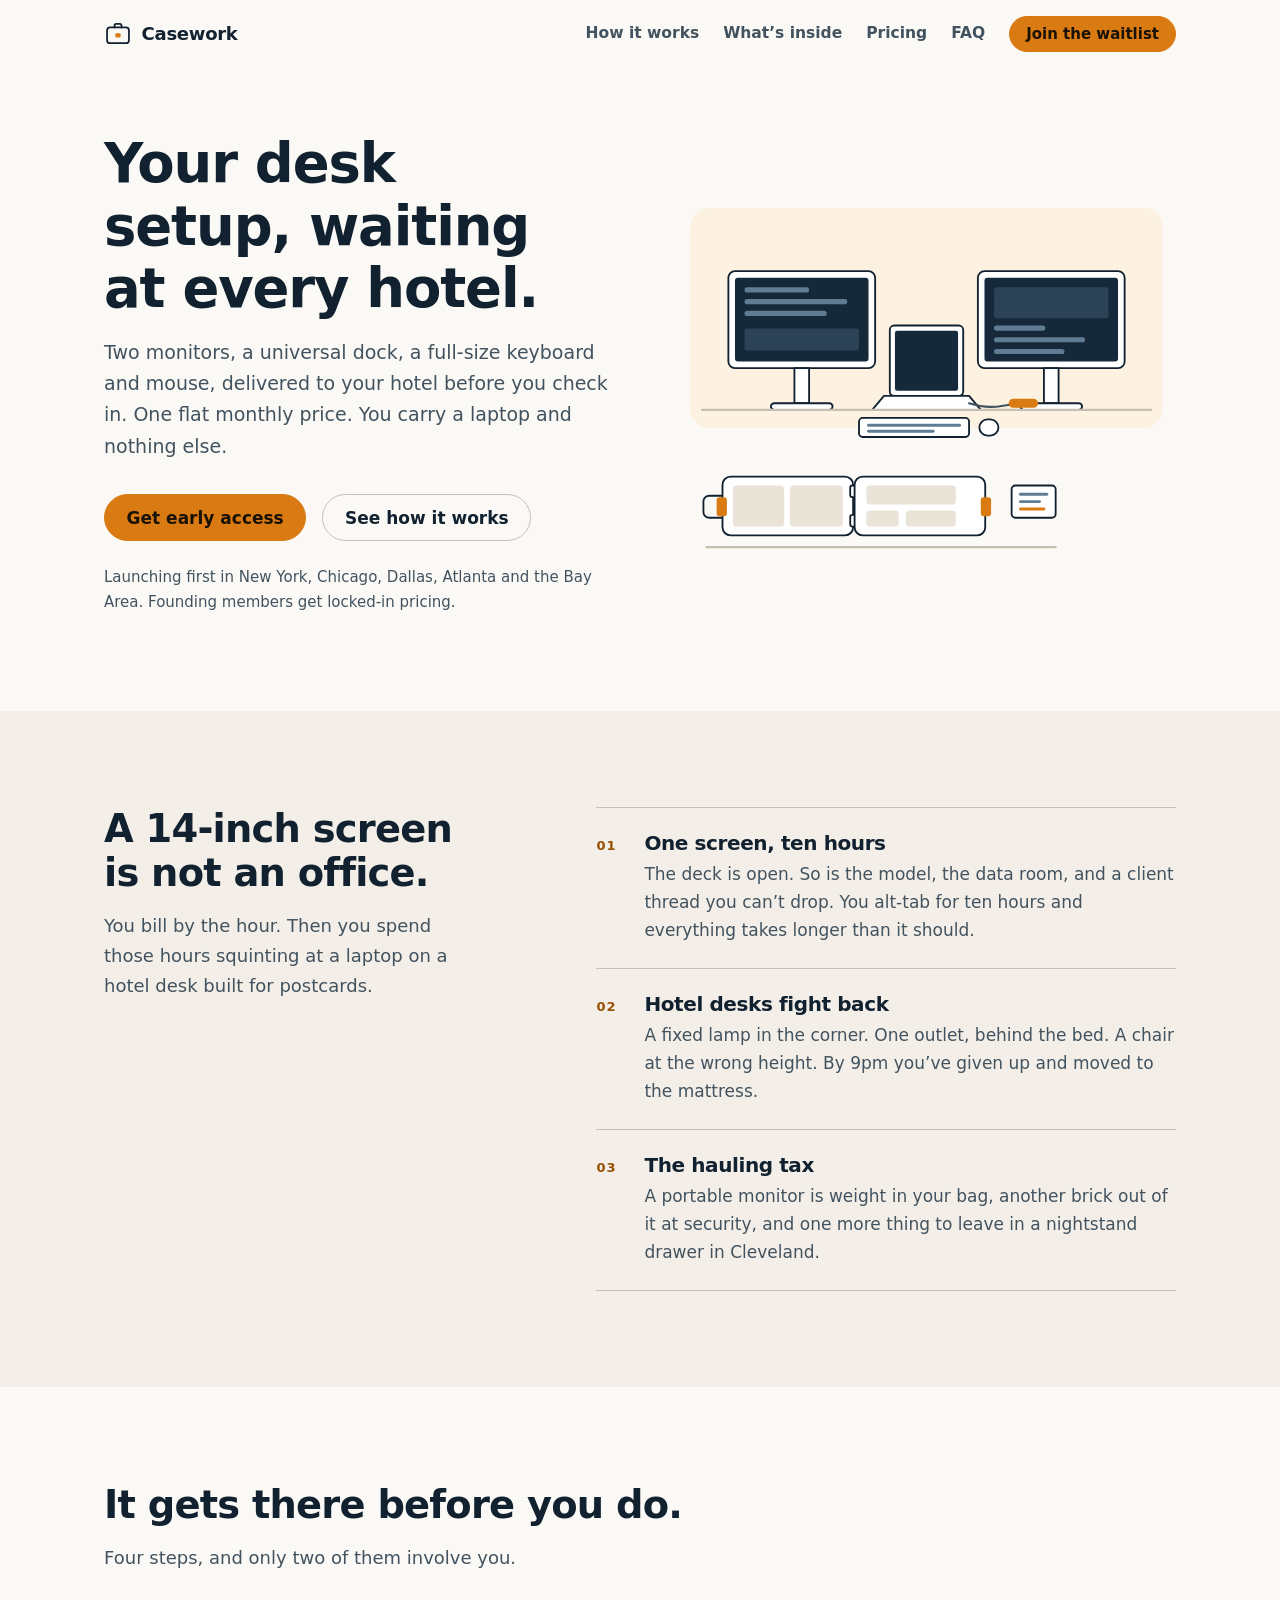
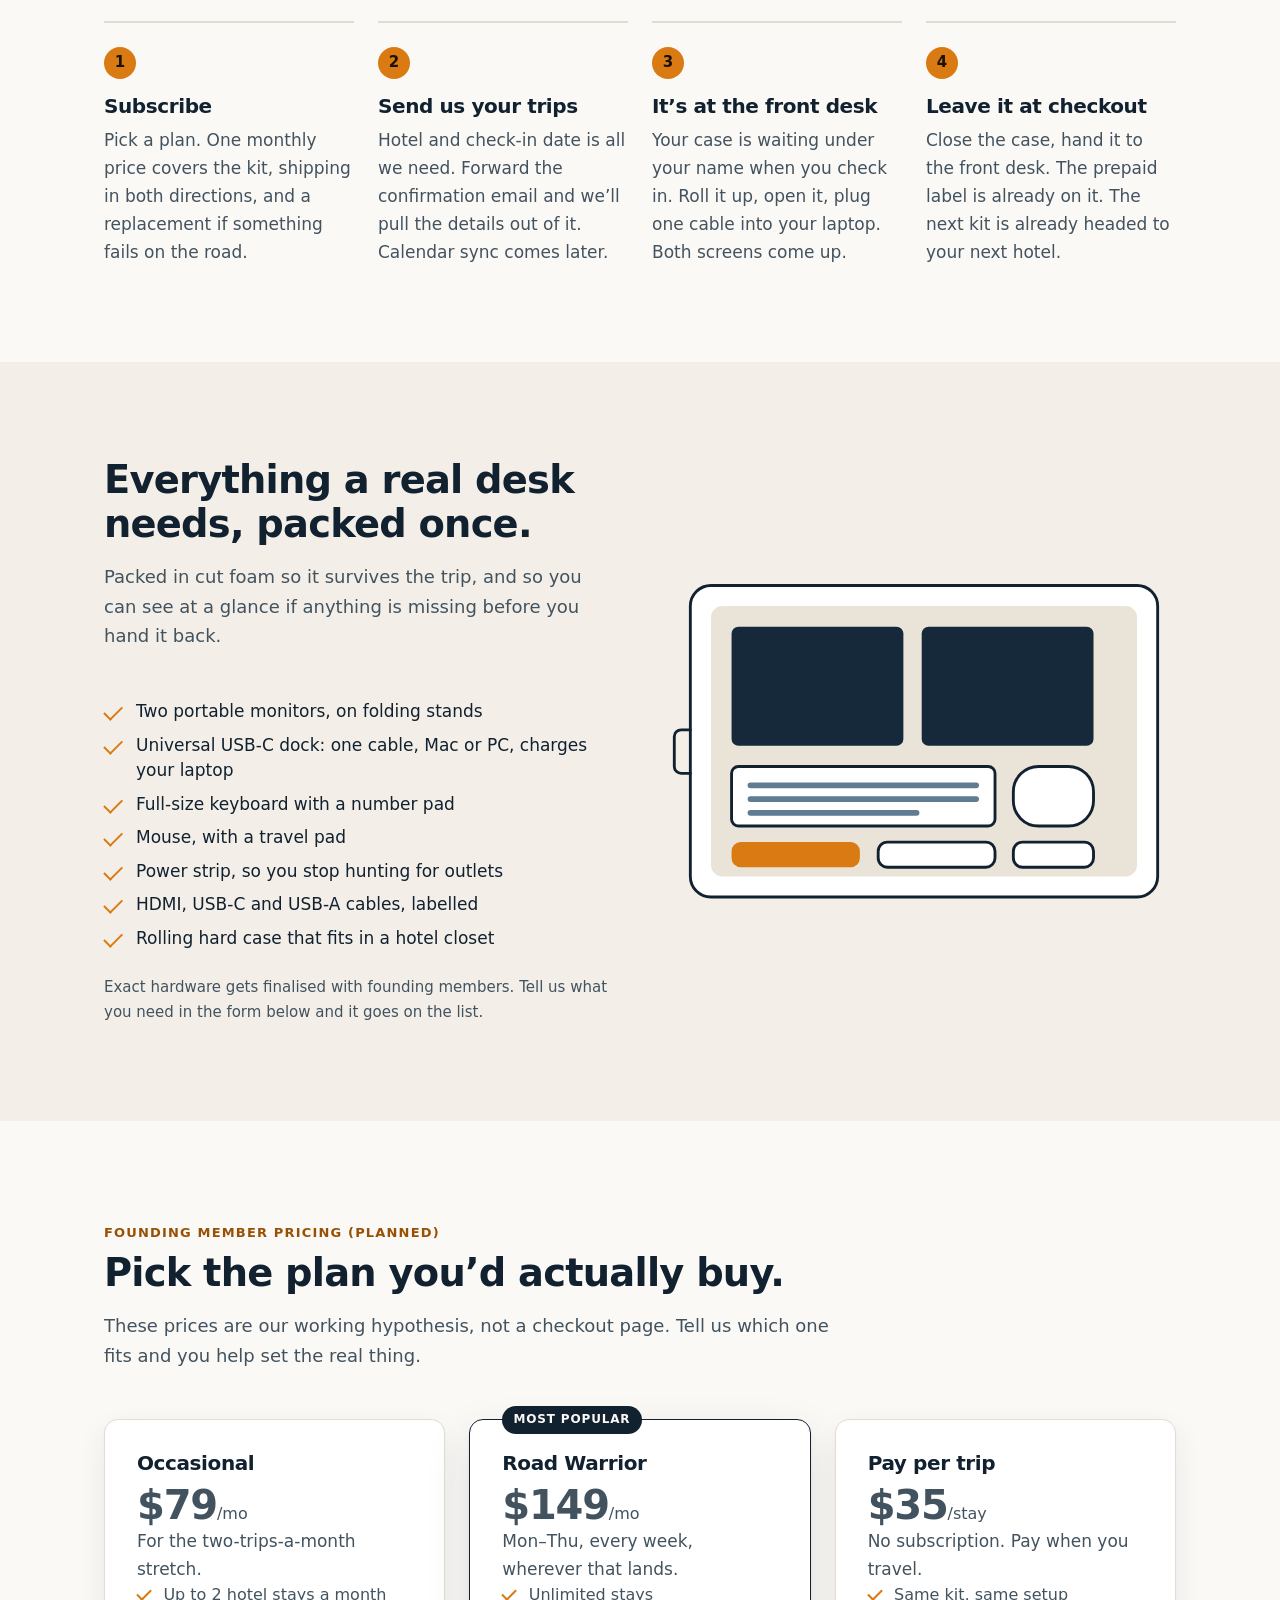
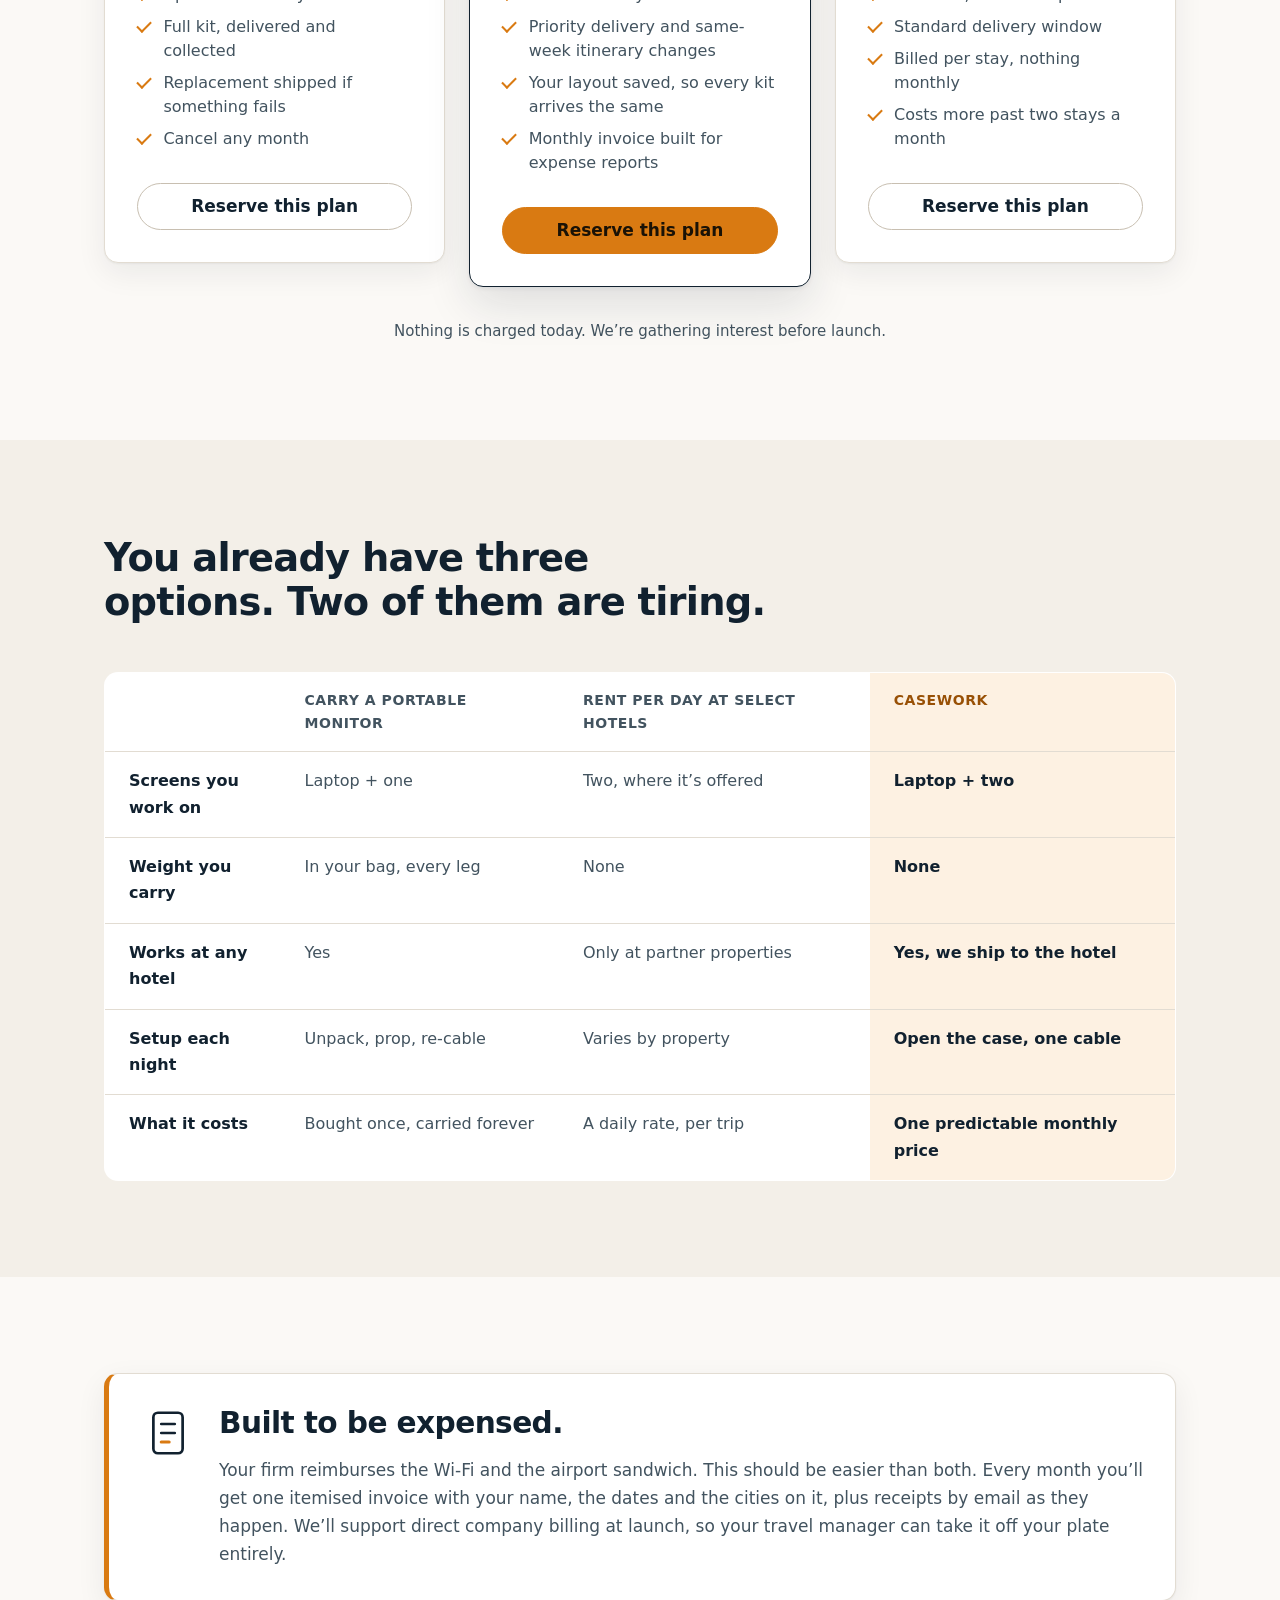
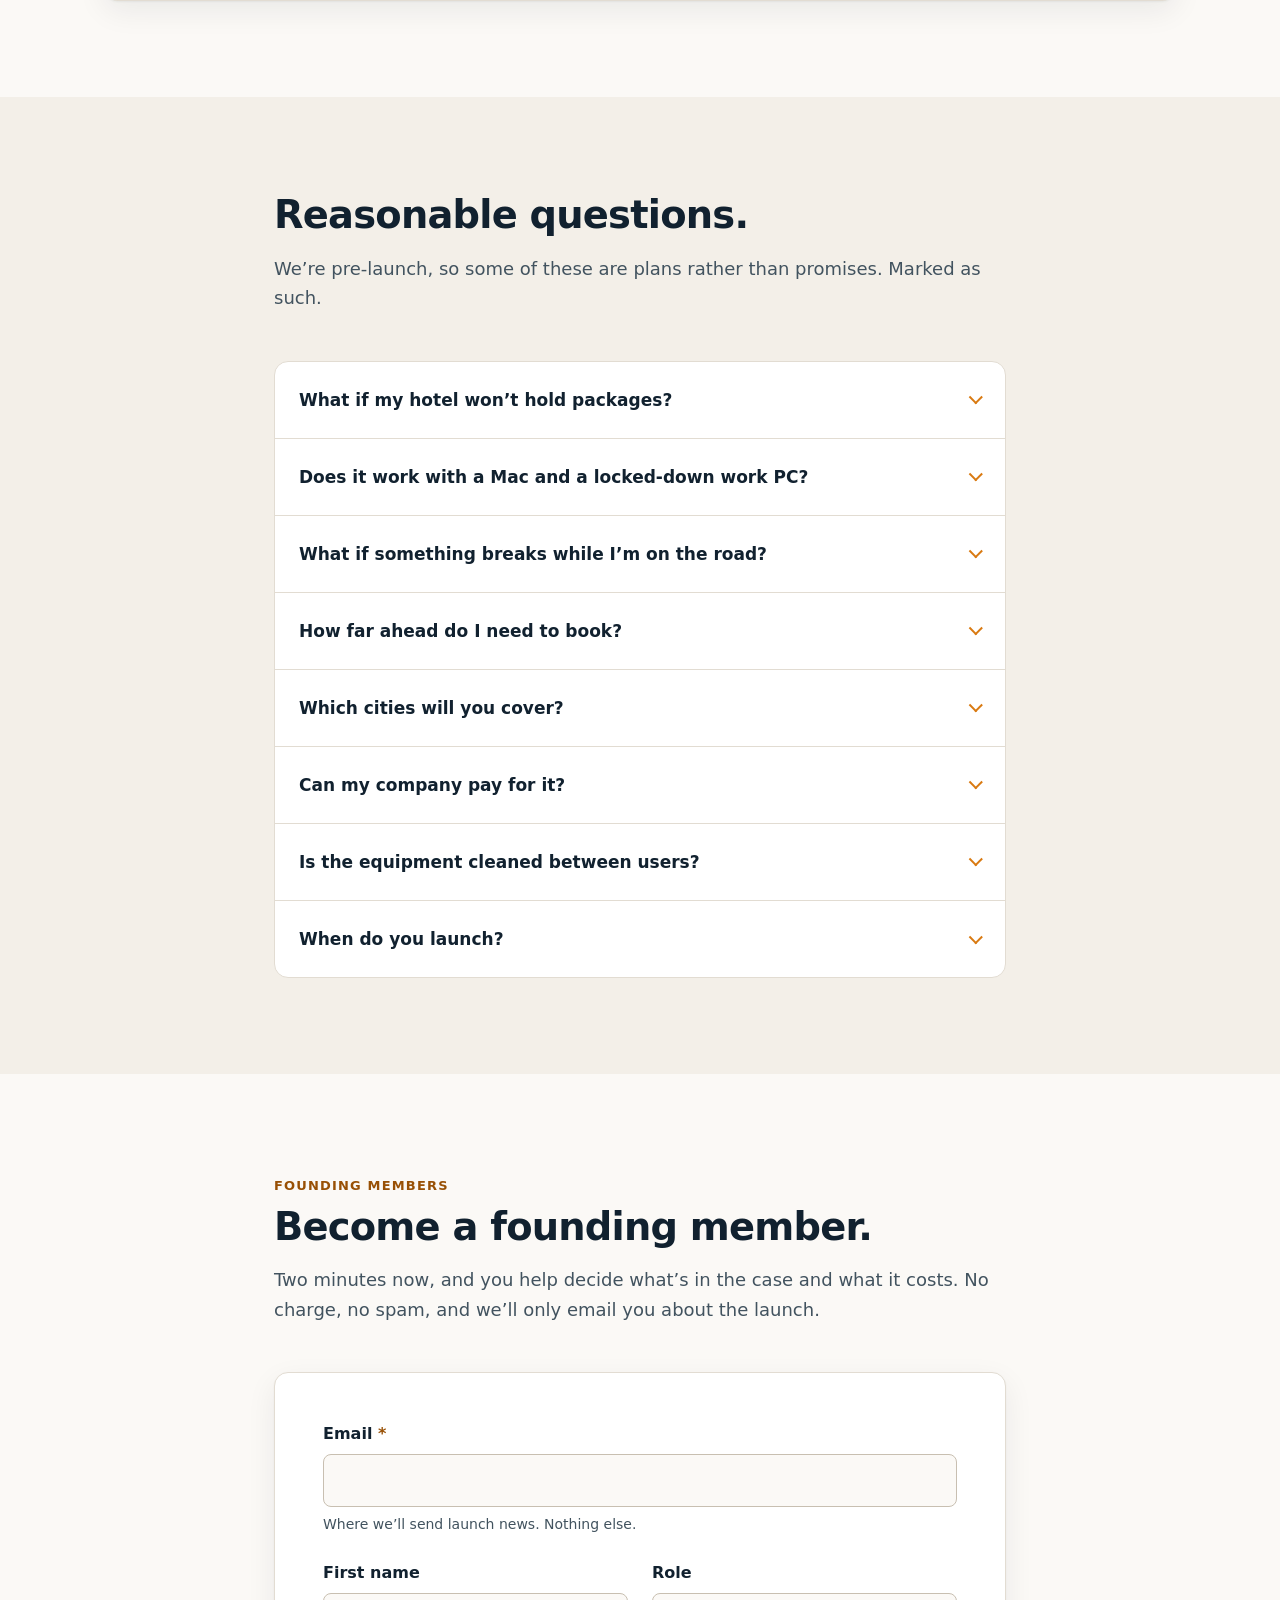
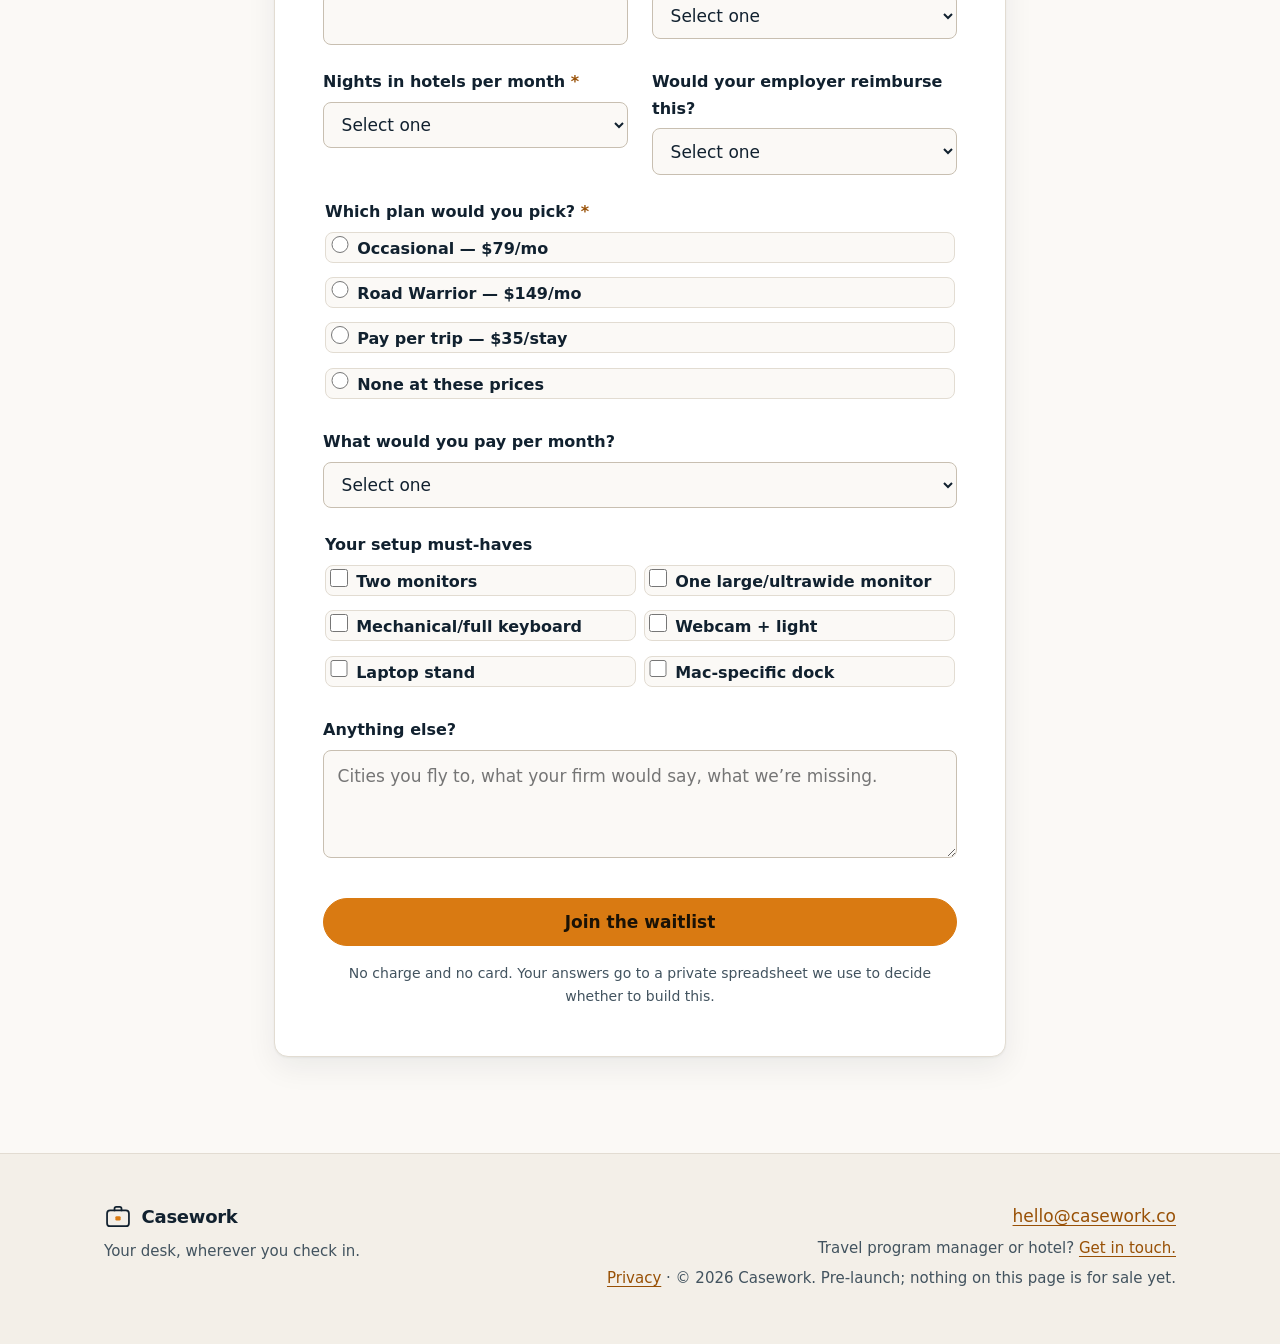
<file: index.html>
<!DOCTYPE html>
<html lang="en">
<head>
<meta charset="utf-8">
<meta name="viewport" content="width=device-width, initial-scale=1">
<title>Casework — Your desk, wherever you check in.</title>
<meta name="description" content="Two monitors, a dock, a full-size keyboard and mouse — shipped to your hotel before you arrive, for one flat monthly price. Nothing to carry, nothing to set up.">

<meta property="og:type" content="website">
<meta property="og:title" content="Casework — Your desk, wherever you check in.">
<meta property="og:description" content="Two monitors, a dock, a full-size keyboard and mouse — shipped to your hotel before you arrive, for one flat monthly price.">
<!-- Absolute URLs: social crawlers do not resolve relative image paths.
     Update these two and og:url if the site moves to a custom domain. -->
<meta property="og:url" content="https://10cdizzle.github.io/MobileWorkstationMockup/">
<meta property="og:image" content="https://10cdizzle.github.io/MobileWorkstationMockup/assets/og-image.png">
<meta property="og:image:width" content="1200">
<meta property="og:image:height" content="630">
<meta property="og:image:alt" content="An open rolling case beside a hotel desk set up with two monitors and a laptop.">
<meta name="twitter:card" content="summary_large_image">
<meta name="twitter:title" content="Casework — Your desk, wherever you check in.">
<meta name="twitter:description" content="Two monitors, a dock, a full-size keyboard and mouse — shipped to your hotel before you arrive, for one flat monthly price.">
<meta name="twitter:image" content="https://10cdizzle.github.io/MobileWorkstationMockup/assets/og-image.png">
<meta name="theme-color" content="#11212f">

<link rel="canonical" href="https://10cdizzle.github.io/MobileWorkstationMockup/">
<link rel="icon" href="assets/favicon.svg" type="image/svg+xml">
<link rel="icon" href="assets/favicon.png" sizes="96x96" type="image/png">
<link rel="apple-touch-icon" href="assets/favicon.png">
<link rel="stylesheet" href="css/styles.css">
<script>document.documentElement.classList.add('js');</script>
</head>
<body>
<a class="skip-link" href="#main">Skip to content</a>

<header class="site-header" id="top">
  <div class="wrap">
    <a class="wordmark" href="#top" aria-label="Casework — home">
      <svg class="mark" viewBox="0 0 32 32" aria-hidden="true" focusable="false">
        <rect x="3.5" y="8.5" width="25" height="18" rx="3.5"
              fill="none" stroke="currentColor" stroke-width="2"/>
        <path d="M12 8.5V6.5a2 2 0 0 1 2-2h4a2 2 0 0 1 2 2v2"
              fill="none" stroke="currentColor" stroke-width="2" stroke-linecap="round"/>
        <rect x="13" y="15" width="6" height="5" rx="1.4" fill="var(--accent)"/>
      </svg>
      <span>Casework</span>
    </a>

    <nav class="nav" aria-label="Primary">
      <a href="#how-it-works">How it works</a>
      <a href="#whats-inside">What&rsquo;s inside</a>
      <a href="#pricing">Pricing</a>
      <a href="#faq">FAQ</a>
    </nav>

    <a class="btn btn-accent btn-sm header-cta" href="#waitlist">Join the waitlist</a>

    <details class="menu">
      <summary aria-label="Menu">
        <span class="menu-bars" aria-hidden="true"></span>
      </summary>
      <div class="menu-panel">
        <a href="#how-it-works">How it works</a>
        <a href="#whats-inside">What&rsquo;s inside</a>
        <a href="#pricing">Pricing</a>
        <a href="#faq">FAQ</a>
      </div>
    </details>
  </div>
</header>

<main id="main">

  <!-- ================================================================ hero -->
  <section class="hero" aria-labelledby="hero-title">
    <div class="wrap hero-grid">
      <div>
        <h1 id="hero-title">Your desk setup, waiting at every hotel.</h1>
        <p class="lede">
          Two monitors, a universal dock, a full-size keyboard and mouse, delivered to
          your hotel before you check in. One flat monthly price. You carry a laptop and
          nothing else.
        </p>
        <div class="hero-actions">
          <a class="btn btn-accent" href="#waitlist">Get early access</a>
          <a class="btn btn-ghost" href="#how-it-works">See how it works</a>
        </div>
        <p class="trust-line">
          Launching first in New York, Chicago, Dallas, Atlanta and the Bay Area.
          Founding members get locked-in pricing.
        </p>
      </div>

      <div class="hero-art">
        <svg viewBox="0 0 680 504" class="illo" role="img" aria-labelledby="hero-art-title">
          <title id="hero-art-title">A hotel desk set up with two monitors flanking a laptop, beside an open rolling hard case on the floor.</title>

          <rect x="18" y="26" width="644" height="300" rx="26" class="il-wash"/>

          <!-- left monitor -->
          <rect x="70" y="112" width="200" height="132" rx="9" class="il-panel"/>
          <rect x="79" y="121" width="182" height="114" rx="4" class="il-screen"/>
          <rect x="92" y="134" width="88" height="7" rx="3.5" class="il-pixel"/>
          <rect x="92" y="150" width="140" height="7" rx="3.5" class="il-pixel"/>
          <rect x="92" y="166" width="112" height="7" rx="3.5" class="il-pixel"/>
          <rect x="92" y="190" width="156" height="30" rx="4" class="il-pixel-soft"/>
          <rect x="160" y="244" width="20" height="48" class="il-panel"/>
          <rect x="128" y="292" width="84" height="9" rx="4.5" class="il-panel"/>

          <!-- right monitor -->
          <rect x="410" y="112" width="200" height="132" rx="9" class="il-panel"/>
          <rect x="419" y="121" width="182" height="114" rx="4" class="il-screen"/>
          <rect x="432" y="134" width="156" height="42" rx="4" class="il-pixel-soft"/>
          <rect x="432" y="186" width="70" height="7" rx="3.5" class="il-pixel"/>
          <rect x="432" y="202" width="124" height="7" rx="3.5" class="il-pixel"/>
          <rect x="432" y="218" width="96" height="7" rx="3.5" class="il-pixel"/>
          <rect x="500" y="244" width="20" height="48" class="il-panel"/>
          <rect x="468" y="292" width="84" height="9" rx="4.5" class="il-panel"/>

          <!-- laptop, centre -->
          <rect x="290" y="186" width="100" height="96" rx="6" class="il-panel"/>
          <rect x="297" y="193" width="86" height="82" rx="3" class="il-screen"/>
          <path d="M282 282h116l16 19H266z" class="il-panel"/>

          <!-- one cable to the dock -->
          <path d="M398 292c34 10 44 2 58 2" class="il-cable"/>
          <rect x="452" y="286" width="40" height="12" rx="6" class="il-accent-fill"/>

          <!-- desk -->
          <path d="M34 301h612" class="il-desk"/>

          <!-- keyboard + mouse -->
          <rect x="248" y="312" width="150" height="26" rx="5" class="il-panel"/>
          <rect x="259" y="320" width="128" height="4" rx="2" class="il-pixel"/>
          <rect x="259" y="328" width="92" height="4" rx="2" class="il-pixel"/>
          <rect x="412" y="314" width="26" height="22" rx="11" class="il-panel"/>

          <!-- rolling case, lying open on the floor -->
          <path d="M62 418h-18a8 8 0 0 0-8 8v14a8 8 0 0 0 8 8h18" class="il-outline"/>
          <rect x="62" y="392" width="178" height="80" rx="11" class="il-case"/>
          <rect x="76" y="404" width="70" height="56" rx="5" class="il-foam"/>
          <rect x="154" y="404" width="72" height="56" rx="5" class="il-foam"/>
          <rect x="236" y="404" width="10" height="16" rx="3" class="il-panel"/>
          <rect x="236" y="444" width="10" height="16" rx="3" class="il-panel"/>
          <rect x="242" y="392" width="178" height="80" rx="11" class="il-case"/>
          <rect x="258" y="404" width="122" height="26" rx="5" class="il-foam"/>
          <rect x="258" y="438" width="44" height="22" rx="5" class="il-foam"/>
          <rect x="312" y="438" width="68" height="22" rx="5" class="il-foam"/>
          <rect x="54" y="420" width="14" height="26" rx="4" class="il-accent-fill"/>
          <rect x="414" y="420" width="14" height="26" rx="4" class="il-accent-fill"/>

          <!-- prepaid label -->
          <rect x="456" y="404" width="60" height="44" rx="5" class="il-panel"/>
          <rect x="466" y="414" width="40" height="4" rx="2" class="il-pixel"/>
          <rect x="466" y="424" width="30" height="4" rx="2" class="il-pixel"/>
          <rect x="466" y="434" width="36" height="4" rx="2" class="il-accent-fill"/>

          <path d="M40 488h476" class="il-desk"/>
        </svg>
      </div>
    </div>
  </section>

  <!-- ============================================================= problem -->
  <section class="band" aria-labelledby="problem-title">
    <div class="wrap pains-grid">
      <div class="pains-intro">
        <h2 id="problem-title">A 14-inch screen is not an office.</h2>
        <p>
          You bill by the hour. Then you spend those hours squinting at a laptop on a
          hotel desk built for postcards.
        </p>
      </div>

      <ol class="pains reveal">
        <li>
          <h3>One screen, ten hours</h3>
          <p>
            The deck is open. So is the model, the data room, and a client thread you
            can&rsquo;t drop. You alt-tab for ten hours and everything takes longer than
            it should.
          </p>
        </li>
        <li>
          <h3>Hotel desks fight back</h3>
          <p>
            A fixed lamp in the corner. One outlet, behind the bed. A chair at the wrong
            height. By 9pm you&rsquo;ve given up and moved to the mattress.
          </p>
        </li>
        <li>
          <h3>The hauling tax</h3>
          <p>
            A portable monitor is weight in your bag, another brick out of it at security,
            and one more thing to leave in a nightstand drawer in Cleveland.
          </p>
        </li>
      </ol>
    </div>
  </section>

  <!-- ======================================================== how it works -->
  <section id="how-it-works" aria-labelledby="how-title">
    <div class="wrap">
      <div class="section-head">
        <h2 id="how-title">It gets there before you do.</h2>
        <p>Four steps, and only two of them involve you.</p>
      </div>

      <ol class="steps reveal">
        <li class="step">
          <span class="step-num" aria-hidden="true">1</span>
          <h3>Subscribe</h3>
          <p>
            Pick a plan. One monthly price covers the kit, shipping in both directions,
            and a replacement if something fails on the road.
          </p>
        </li>
        <li class="step">
          <span class="step-num" aria-hidden="true">2</span>
          <h3>Send us your trips</h3>
          <p>
            Hotel and check-in date is all we need. Forward the confirmation email and
            we&rsquo;ll pull the details out of it. Calendar sync comes later.
          </p>
        </li>
        <li class="step">
          <span class="step-num" aria-hidden="true">3</span>
          <h3>It&rsquo;s at the front desk</h3>
          <p>
            Your case is waiting under your name when you check in. Roll it up, open it,
            plug one cable into your laptop. Both screens come up.
          </p>
        </li>
        <li class="step">
          <span class="step-num" aria-hidden="true">4</span>
          <h3>Leave it at checkout</h3>
          <p>
            Close the case, hand it to the front desk. The prepaid label is already on it.
            The next kit is already headed to your next hotel.
          </p>
        </li>
      </ol>
    </div>
  </section>

  <!-- ======================================================== what's inside -->
  <section id="whats-inside" class="band" aria-labelledby="inside-title">
    <div class="wrap inside-grid">
      <div>
        <div class="section-head">
          <h2 id="inside-title">Everything a real desk needs, packed once.</h2>
          <p>
            Packed in cut foam so it survives the trip, and so you can see at a glance
            if anything is missing before you hand it back.
          </p>
        </div>

        <ul class="checklist">
          <li>Two portable monitors, on folding stands</li>
          <li>Universal USB-C dock: one cable, Mac or PC, charges your laptop</li>
          <li>Full-size keyboard with a number pad</li>
          <li>Mouse, with a travel pad</li>
          <li>Power strip, so you stop hunting for outlets</li>
          <li>HDMI, USB-C and USB-A cables, labelled</li>
          <li>Rolling hard case that fits in a hotel closet</li>
        </ul>

        <p class="fine-print">
          Exact hardware gets finalised with founding members. Tell us what you need in
          the form below and it goes on the list.
        </p>
      </div>

      <div class="inside-art">
        <svg viewBox="0 0 440 320" class="illo" role="img" aria-labelledby="inside-art-title">
          <title id="inside-art-title">A rolling hard case packed with two monitors, a keyboard, a dock and cables in cut foam.</title>
          <rect x="16" y="24" width="408" height="272" rx="18" class="il-case"/>
          <rect x="34" y="42" width="372" height="236" rx="10" class="il-foam"/>
          <rect x="52" y="60" width="150" height="104" rx="6" class="il-screen"/>
          <rect x="218" y="60" width="150" height="104" rx="6" class="il-screen"/>
          <rect x="52" y="182" width="230" height="52" rx="6" class="il-panel"/>
          <rect x="66" y="196" width="202" height="5" rx="2.5" class="il-pixel"/>
          <rect x="66" y="208" width="202" height="5" rx="2.5" class="il-pixel"/>
          <rect x="66" y="220" width="150" height="5" rx="2.5" class="il-pixel"/>
          <rect x="298" y="182" width="70" height="52" rx="22" class="il-panel"/>
          <rect x="52" y="248" width="112" height="22" rx="8" class="il-accent-fill"/>
          <rect x="180" y="248" width="102" height="22" rx="8" class="il-panel"/>
          <rect x="298" y="248" width="70" height="22" rx="8" class="il-panel"/>
          <path d="M16 150h-8a6 6 0 0 0-6 6v26a6 6 0 0 0 6 6h8" class="il-outline"/>
        </svg>
      </div>
    </div>
  </section>

  <!-- ============================================================= pricing -->
  <section id="pricing" aria-labelledby="pricing-title">
    <div class="wrap">
      <div class="section-head">
        <span class="eyebrow">Founding member pricing (planned)</span>
        <h2 id="pricing-title">Pick the plan you&rsquo;d actually buy.</h2>
        <p>
          These prices are our working hypothesis, not a checkout page. Tell us which one
          fits and you help set the real thing.
        </p>
      </div>

      <ul class="card-grid three plain pricing reveal">
        <li class="card plan">
          <h3>Occasional</h3>
          <p class="price">
            <span data-price="occasional">$79</span><span class="period" data-period="occasional">/mo</span>
          </p>
          <p class="plan-line">For the two-trips-a-month stretch.</p>
          <ul class="ticks">
            <li>Up to 2 hotel stays a month</li>
            <li>Full kit, delivered and collected</li>
            <li>Replacement shipped if something fails</li>
            <li>Cancel any month</li>
          </ul>
          <button type="button" class="btn btn-ghost btn-block" data-plan="occasional">Reserve this plan</button>
        </li>

        <li class="card plan featured">
          <span class="badge">Most popular</span>
          <h3>Road Warrior</h3>
          <p class="price">
            <span data-price="roadwarrior">$149</span><span class="period" data-period="roadwarrior">/mo</span>
          </p>
          <p class="plan-line">Mon&ndash;Thu, every week, wherever that lands.</p>
          <ul class="ticks">
            <li>Unlimited stays</li>
            <li>Priority delivery and same-week itinerary changes</li>
            <li>Your layout saved, so every kit arrives the same</li>
            <li>Monthly invoice built for expense reports</li>
          </ul>
          <button type="button" class="btn btn-accent btn-block" data-plan="roadwarrior">Reserve this plan</button>
        </li>

        <li class="card plan">
          <h3>Pay per trip</h3>
          <p class="price">
            <span data-price="pertrip">$35</span><span class="period" data-period="pertrip">/stay</span>
          </p>
          <p class="plan-line">No subscription. Pay when you travel.</p>
          <ul class="ticks">
            <li>Same kit, same setup</li>
            <li>Standard delivery window</li>
            <li>Billed per stay, nothing monthly</li>
            <li>Costs more past two stays a month</li>
          </ul>
          <button type="button" class="btn btn-ghost btn-block" data-plan="pertrip">Reserve this plan</button>
        </li>
      </ul>

      <p class="fine-print center">
        Nothing is charged today. We&rsquo;re gathering interest before launch.
      </p>
    </div>
  </section>

  <!-- ========================================================== comparison -->
  <section class="band" aria-labelledby="compare-title">
    <div class="wrap">
      <div class="section-head">
        <h2 id="compare-title">You already have three options. Two of them are tiring.</h2>
      </div>

      <div class="table-scroll reveal">
        <table class="compare">
          <caption class="visually-hidden">
            How carrying a portable monitor, renting by the day at select hotels, and
            Casework compare.
          </caption>
          <thead>
            <tr>
              <th scope="col"><span class="visually-hidden">Compared on</span></th>
              <th scope="col">Carry a portable monitor</th>
              <th scope="col">Rent per day at select hotels</th>
              <th scope="col" class="is-us">Casework</th>
            </tr>
          </thead>
          <tbody>
            <tr>
              <th scope="row">Screens you work on</th>
              <td data-label="Carry a portable monitor">Laptop + one</td>
              <td data-label="Rent per day at select hotels">Two, where it&rsquo;s offered</td>
              <td class="is-us" data-label="Casework">Laptop + two</td>
            </tr>
            <tr>
              <th scope="row">Weight you carry</th>
              <td data-label="Carry a portable monitor">In your bag, every leg</td>
              <td data-label="Rent per day at select hotels">None</td>
              <td class="is-us" data-label="Casework">None</td>
            </tr>
            <tr>
              <th scope="row">Works at any hotel</th>
              <td data-label="Carry a portable monitor">Yes</td>
              <td data-label="Rent per day at select hotels">Only at partner properties</td>
              <td class="is-us" data-label="Casework">Yes, we ship to the hotel</td>
            </tr>
            <tr>
              <th scope="row">Setup each night</th>
              <td data-label="Carry a portable monitor">Unpack, prop, re-cable</td>
              <td data-label="Rent per day at select hotels">Varies by property</td>
              <td class="is-us" data-label="Casework">Open the case, one cable</td>
            </tr>
            <tr>
              <th scope="row">What it costs</th>
              <td data-label="Carry a portable monitor">Bought once, carried forever</td>
              <td data-label="Rent per day at select hotels">A daily rate, per trip</td>
              <td class="is-us" data-label="Casework">One predictable monthly price</td>
            </tr>
          </tbody>
        </table>
      </div>
    </div>
  </section>

  <!-- ============================================================= expense -->
  <section aria-labelledby="expense-title">
    <div class="wrap">
      <div class="callout reveal">
        <svg class="icon lg" viewBox="0 0 48 48" aria-hidden="true" focusable="false">
          <rect x="11" y="6" width="26" height="36" rx="4" class="ic-stroke"/>
          <path d="M18 16h12M18 24h12" class="ic-stroke"/>
          <path d="M18 32h7" class="ic-accent"/>
        </svg>
        <div>
          <h2 id="expense-title">Built to be expensed.</h2>
          <p>
            Your firm reimburses the Wi-Fi and the airport sandwich. This should be easier
            than both. Every month you&rsquo;ll get one itemised invoice with your name, the
            dates and the cities on it, plus receipts by email as they happen. We&rsquo;ll
            support direct company billing at launch, so your travel manager can take it
            off your plate entirely.
          </p>
        </div>
      </div>
    </div>
  </section>

  <!-- ================================================================= FAQ -->
  <section id="faq" class="band" aria-labelledby="faq-title">
    <div class="wrap narrow">
      <div class="section-head">
        <h2 id="faq-title">Reasonable questions.</h2>
        <p>We&rsquo;re pre-launch, so some of these are plans rather than promises. Marked as such.</p>
      </div>

      <div class="faq">
        <details>
          <summary>What if my hotel won&rsquo;t hold packages?</summary>
          <div class="faq-body">
            <p>
              Most business hotels hold guest packages as a matter of course, and we confirm
              it with the property before anything ships. If a hotel won&rsquo;t, we&rsquo;ll
              tell you before your trip rather than after, and you won&rsquo;t be billed for
              that stay. Working out the edge cases is exactly what the founding group is for.
            </p>
          </div>
        </details>
        <details>
          <summary>Does it work with a Mac and a locked-down work PC?</summary>
          <div class="faq-body">
            <p>
              That&rsquo;s the plan: a universal USB-C dock, one cable, no software to install
              and nothing to approve with IT. Older or restricted laptops sometimes cap you at
              one external screen. We&rsquo;ll include the adapters that work around it where we
              can, and we&rsquo;ll be upfront where we can&rsquo;t.
            </p>
          </div>
        </details>
        <details>
          <summary>What if something breaks while I&rsquo;m on the road?</summary>
          <div class="faq-body">
            <p>
              You tell us, and a replacement ships to your next hotel. You don&rsquo;t pay for
              normal wear or a monitor that dies on its own. Lost or badly damaged kit is the
              one case we&rsquo;d charge for, and we&rsquo;ll publish that number plainly before
              anyone signs up.
            </p>
          </div>
        </details>
        <details>
          <summary>How far ahead do I need to book?</summary>
          <div class="faq-body">
            <p>
              We&rsquo;re targeting a few days&rsquo; notice for a standard delivery, with
              same-week changes on the unlimited plan. Consulting itineraries move constantly
              and a service that can&rsquo;t keep up with a Tuesday reroute isn&rsquo;t worth
              paying for.
            </p>
          </div>
        </details>
        <details>
          <summary>Which cities will you cover?</summary>
          <div class="faq-body">
            <p>
              We&rsquo;re starting with New York, Chicago, Dallas, Atlanta and the Bay Area,
              because that&rsquo;s where the most consulting nights are. Tell us where you
              actually fly in the form. The waitlist decides what opens next.
            </p>
          </div>
        </details>
        <details>
          <summary>Can my company pay for it?</summary>
          <div class="faq-body">
            <p>
              You can expense it from day one with the monthly invoice and emailed receipts.
              Direct billing to a firm, with multiple consultants under one account, is
              planned for launch.
            </p>
          </div>
        </details>
        <details>
          <summary>Is the equipment cleaned between users?</summary>
          <div class="faq-body">
            <p>
              Yes. Every kit comes back to us between stays rather than hopping guest to guest.
              It gets inspected, wiped down, tested and repacked in fresh foam liners. Anything
              that looks tired gets pulled out of rotation.
            </p>
          </div>
        </details>
        <details>
          <summary>When do you launch?</summary>
          <div class="faq-body">
            <p>
              Honestly: when enough people on this list say they&rsquo;d pay for it. We&rsquo;re
              validating demand before buying a single monitor. Join the list and you&rsquo;ll
              hear directly from us: first about the pilot, then about pricing that stays locked
              for founding members.
            </p>
          </div>
        </details>
      </div>
    </div>
  </section>

  <!-- ============================================================ waitlist -->
  <section id="waitlist" aria-labelledby="waitlist-title">
    <div class="wrap narrow">
      <div class="section-head">
        <span class="eyebrow">Founding members</span>
        <h2 id="waitlist-title">Become a founding member.</h2>
        <p>
          Two minutes now, and you help decide what&rsquo;s in the case and what it costs.
          No charge, no spam, and we&rsquo;ll only email you about the launch.
        </p>
      </div>

      <div class="form-card">
        <form id="waitlist-form"
              action="https://docs.google.com/forms/d/e/1FAIpQLScd6hPG8Sum3jXaVzDySdPYegB8hP236U-xew6VWVDrNeYn-w/formResponse"
              method="POST">

          <div class="field">
            <label for="f-email">Email <span class="req" aria-hidden="true">*</span></label>
            <input type="email" id="f-email" name="entry.1767198026"
                   autocomplete="email" required aria-describedby="f-email-note">
            <p class="hint" id="f-email-note">Where we&rsquo;ll send launch news. Nothing else.</p>
          </div>

          <div class="field-row">
            <div class="field">
              <label for="f-first">First name</label>
              <input type="text" id="f-first" name="entry.1282133057" autocomplete="given-name">
            </div>

            <div class="field">
              <label for="f-role">Role</label>
              <select id="f-role" name="entry.2129245737">
                <option value="">Select one</option>
                <option>Management consultant</option>
                <option>IT/tech consultant</option>
                <option>Audit/accounting</option>
                <option>Sales/sales engineering</option>
                <option>Other</option>
              </select>
            </div>
          </div>

          <div class="field-row">
            <div class="field">
              <label for="f-nights">Nights in hotels per month <span class="req" aria-hidden="true">*</span></label>
              <select id="f-nights" name="entry.1497820674" required>
                <option value="">Select one</option>
                <option>1&ndash;4</option>
                <option>5&ndash;9</option>
                <option>10&ndash;15</option>
                <option>16+</option>
              </select>
            </div>

            <div class="field">
              <label for="f-reimburse">Would your employer reimburse this?</label>
              <select id="f-reimburse" name="entry.1810272216">
                <option value="">Select one</option>
                <option>Yes</option>
                <option>Probably</option>
                <option>No</option>
                <option>I&rsquo;m self-employed</option>
              </select>
            </div>
          </div>

          <fieldset class="field" id="plan-field">
            <legend>Which plan would you pick? <span class="req" aria-hidden="true">*</span></legend>
            <div class="choices">
              <label class="choice">
                <input type="radio" name="entry.887924708" value="Occasional — $79/mo"
                       data-plan-input="occasional" required>
                <span>Occasional &mdash; <span data-price="occasional">$79</span><span data-period="occasional">/mo</span></span>
              </label>
              <label class="choice">
                <input type="radio" name="entry.887924708" value="Road Warrior — $149/mo"
                       data-plan-input="roadwarrior">
                <span>Road Warrior &mdash; <span data-price="roadwarrior">$149</span><span data-period="roadwarrior">/mo</span></span>
              </label>
              <label class="choice">
                <input type="radio" name="entry.887924708" value="Pay per trip — $35/stay"
                       data-plan-input="pertrip">
                <span>Pay per trip &mdash; <span data-price="pertrip">$35</span><span data-period="pertrip">/stay</span></span>
              </label>
              <label class="choice">
                <input type="radio" name="entry.887924708" value="None at these prices"
                       data-plan-input="none">
                <span>None at these prices</span>
              </label>
            </div>
          </fieldset>

          <div class="field">
            <label for="f-wtp">What would you pay per month?</label>
            <select id="f-wtp" name="entry.822559115">
              <option value="">Select one</option>
              <option>Under $50</option>
              <option>$50&ndash;99</option>
              <option>$100&ndash;149</option>
              <option>$150&ndash;199</option>
              <option>$200+</option>
            </select>
          </div>

          <fieldset class="field" id="musthaves-field">
            <legend>Your setup must-haves</legend>
            <div class="choices two">
              <label class="choice">
                <input type="checkbox" name="entry.1167526847" value="Two monitors">
                <span>Two monitors</span>
              </label>
              <label class="choice">
                <input type="checkbox" name="entry.1167526847" value="One large/ultrawide monitor">
                <span>One large/ultrawide monitor</span>
              </label>
              <label class="choice">
                <input type="checkbox" name="entry.1167526847" value="Mechanical/full keyboard">
                <span>Mechanical/full keyboard</span>
              </label>
              <label class="choice">
                <input type="checkbox" name="entry.1167526847" value="Webcam + light">
                <span>Webcam + light</span>
              </label>
              <label class="choice">
                <input type="checkbox" name="entry.1167526847" value="Laptop stand">
                <span>Laptop stand</span>
              </label>
              <label class="choice">
                <input type="checkbox" name="entry.1167526847" value="Mac-specific dock">
                <span>Mac-specific dock</span>
              </label>
            </div>
          </fieldset>

          <div class="field">
            <label for="f-notes">Anything else?</label>
            <textarea id="f-notes" name="entry.66185553" rows="3"
                      placeholder="Cities you fly to, what your firm would say, what we&rsquo;re missing."></textarea>
          </div>

          <!-- spam trap: visually hidden, never filled by a human -->
          <div class="hp" aria-hidden="true">
            <label for="f-company">Company (leave this empty)</label>
            <input type="text" id="f-company" name="company_website" tabindex="-1" autocomplete="off">
          </div>

          <input type="hidden" name="entry.1883342330" id="f-utm" value="">
          <input type="hidden" name="entry.1386583279" id="f-plan-clicked" value="">

          <div class="form-actions">
            <button type="submit" class="btn btn-accent btn-block">Join the waitlist</button>
            <p class="hint center">
              No charge and no card. Your answers go to a private spreadsheet we use to
              decide whether to build this.
            </p>
          </div>

          <p class="form-error" id="form-error" role="alert" hidden>
            That didn&rsquo;t send &mdash; check your connection and try again.
          </p>
        </form>

        <div class="form-success" id="form-success" tabindex="-1" hidden>
          <svg class="icon lg" viewBox="0 0 48 48" aria-hidden="true" focusable="false">
            <circle cx="24" cy="24" r="17" class="ic-stroke"/>
            <path d="M16 24.5l6 6 11-12" class="ic-accent"/>
          </svg>
          <h3>You&rsquo;re on the list.</h3>
          <p>
            We&rsquo;ll email you before anything launches, and we&rsquo;ll ask what you want in
            the case before we buy a thing.
          </p>
          <p class="share-line">Know a fellow road warrior?</p>
          <button type="button" class="btn btn-ghost" id="copy-link"
                  data-label="Copy invite link">Copy invite link</button>
          <p class="hint" id="copy-status" role="status"></p>
        </div>
      </div>
    </div>
  </section>

</main>

<div class="mobile-cta" id="mobile-cta" hidden>
  <p>
    <strong>Founding member pricing</strong>
    <span>From <span data-price="occasional">$79</span>/mo. Nothing charged today.</span>
  </p>
  <a class="btn btn-accent btn-sm" href="#waitlist">Join the waitlist</a>
</div>

<footer class="site-footer">
  <div class="wrap footer-grid">
    <div>
      <a class="wordmark" href="#top" aria-label="Casework — back to top">
        <svg class="mark" viewBox="0 0 32 32" aria-hidden="true" focusable="false">
          <rect x="3.5" y="8.5" width="25" height="18" rx="3.5"
                fill="none" stroke="currentColor" stroke-width="2"/>
          <path d="M12 8.5V6.5a2 2 0 0 1 2-2h4a2 2 0 0 1 2 2v2"
                fill="none" stroke="currentColor" stroke-width="2" stroke-linecap="round"/>
          <rect x="13" y="15" width="6" height="5" rx="1.4" fill="var(--accent)"/>
        </svg>
        <span>Casework</span>
      </a>
      <p class="fine-print">Your desk, wherever you check in.</p>
    </div>

    <div class="footer-links">
      <p>
        <a href="mailto:hello@casework.co">hello@casework.co</a>
      </p>
      <p class="fine-print">
        Travel program manager or hotel?
        <a href="mailto:hello@casework.co?subject=Casework%20for%20teams">Get in touch.</a>
      </p>
      <p class="fine-print">
        <a href="privacy.html">Privacy</a>
        &middot;
        &copy; <span id="year">2026</span> Casework. Pre-launch; nothing on this page is for sale yet.
      </p>
    </div>
  </div>
</footer>

<script src="js/config.js"></script>
<script src="js/main.js" defer></script>
</body>
</html>
</file>
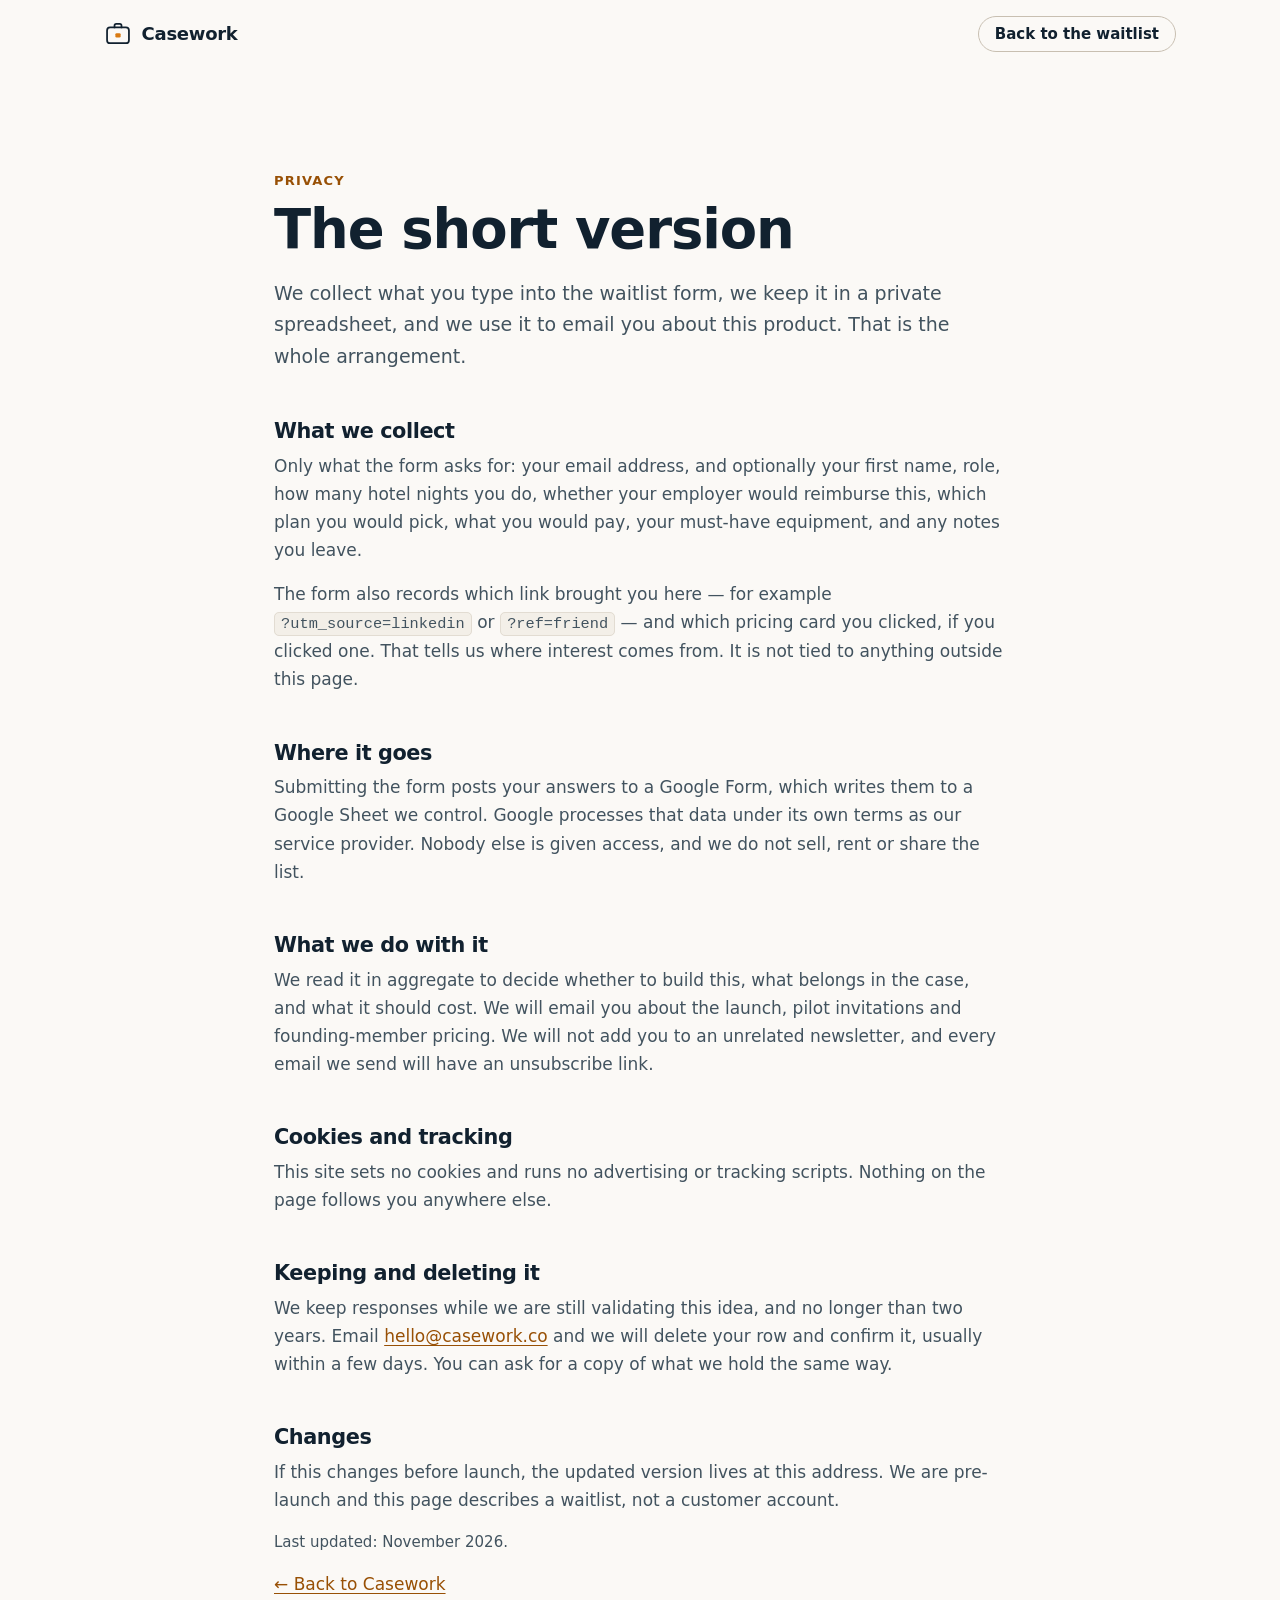
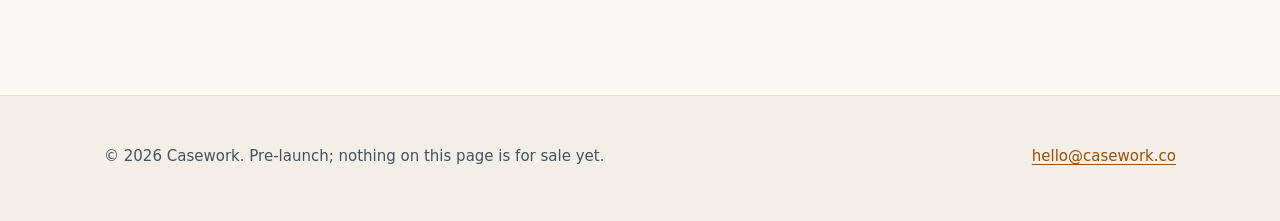
<file: privacy.html>
<!DOCTYPE html>
<html lang="en">
<head>
<meta charset="utf-8">
<meta name="viewport" content="width=device-width, initial-scale=1">
<title>Privacy — Casework</title>
<meta name="description" content="What Casework collects through its waitlist form, where it is stored, and how to have it deleted.">
<meta name="robots" content="index, follow">
<meta name="theme-color" content="#11212f">
<link rel="icon" href="assets/favicon.svg" type="image/svg+xml">
<link rel="icon" href="assets/favicon.png" sizes="96x96" type="image/png">
<link rel="stylesheet" href="css/styles.css">
</head>
<body>
<a class="skip-link" href="#main">Skip to content</a>

<header class="site-header">
  <div class="wrap">
    <a class="wordmark" href="index.html" aria-label="Casework — home">
      <svg class="mark" viewBox="0 0 32 32" aria-hidden="true" focusable="false">
        <rect x="3.5" y="8.5" width="25" height="18" rx="3.5"
              fill="none" stroke="currentColor" stroke-width="2"/>
        <path d="M12 8.5V6.5a2 2 0 0 1 2-2h4a2 2 0 0 1 2 2v2"
              fill="none" stroke="currentColor" stroke-width="2" stroke-linecap="round"/>
        <rect x="13" y="15" width="6" height="5" rx="1.4" fill="var(--accent)"/>
      </svg>
      <span>Casework</span>
    </a>
    <a class="btn btn-ghost btn-sm header-cta" href="index.html#waitlist">Back to the waitlist</a>
  </div>
</header>

<main id="main">
  <section aria-labelledby="privacy-title">
    <div class="wrap narrow prose">
      <span class="eyebrow">Privacy</span>
      <h1 id="privacy-title">The short version</h1>
      <p class="lede">
        We collect what you type into the waitlist form, we keep it in a private
        spreadsheet, and we use it to email you about this product. That is the whole
        arrangement.
      </p>

      <h2>What we collect</h2>
      <p>
        Only what the form asks for: your email address, and optionally your first name,
        role, how many hotel nights you do, whether your employer would reimburse this,
        which plan you would pick, what you would pay, your must-have equipment, and any
        notes you leave.
      </p>
      <p>
        The form also records which link brought you here &mdash; for example
        <code>?utm_source=linkedin</code> or <code>?ref=friend</code> &mdash; and which
        pricing card you clicked, if you clicked one. That tells us where interest comes
        from. It is not tied to anything outside this page.
      </p>

      <h2>Where it goes</h2>
      <p>
        Submitting the form posts your answers to a Google Form, which writes them to a
        Google Sheet we control. Google processes that data under its own terms as our
        service provider. Nobody else is given access, and we do not sell, rent or share
        the list.
      </p>

      <h2>What we do with it</h2>
      <p>
        We read it in aggregate to decide whether to build this, what belongs in the case,
        and what it should cost. We will email you about the launch, pilot invitations and
        founding-member pricing. We will not add you to an unrelated newsletter, and every
        email we send will have an unsubscribe link.
      </p>

      <h2>Cookies and tracking</h2>
      <p>
        This site sets no cookies and runs no advertising or tracking scripts. Nothing on
        the page follows you anywhere else.
      </p>

      <h2>Keeping and deleting it</h2>
      <p>
        We keep responses while we are still validating this idea, and no longer than two
        years. Email
        <a href="mailto:hello@casework.co">hello@casework.co</a>
        and we will delete your row and confirm it, usually within a few days. You can ask
        for a copy of what we hold the same way.
      </p>

      <h2>Changes</h2>
      <p>
        If this changes before launch, the updated version lives at this address. We are
        pre-launch and this page describes a waitlist, not a customer account.
      </p>

      <p class="fine-print">Last updated: November 2026.</p>

      <p><a href="index.html">&larr; Back to Casework</a></p>
    </div>
  </section>
</main>

<footer class="site-footer">
  <div class="wrap footer-grid">
    <div>
      <p class="fine-print">
        &copy; <span id="year">2026</span> Casework. Pre-launch; nothing on this page is for sale yet.
      </p>
    </div>
    <div class="footer-links">
      <p class="fine-print"><a href="mailto:hello@casework.co">hello@casework.co</a></p>
    </div>
  </div>
</footer>

<script src="js/config.js"></script>
<script src="js/main.js" defer></script>
</body>
</html>
</file>
<file: css/styles.css>
/* ==========================================================================
   Casework — styles
   1. Tokens          5. Header
   2. Reset / base    6. Hero
   3. Layout          7. Sections
   4. Buttons         8. Form / footer
   ========================================================================== */

/* -------------------------------------------------------------- 1. Tokens */
:root {
  /* palette — light */
  --bg:            #fbf9f6;
  --bg-alt:        #f3efe8;
  --surface:       #ffffff;
  --ink:           #11212f;
  --ink-soft:      #42535f;
  --line:          #e2dcd2;
  --line-strong:   #c8bfb1;
  --accent:        #d97a12;
  --accent-strong: #985005;
  --accent-wash:   #fdf1e2;
  --on-dark:       #fbf9f6;
  --shadow:        0 1px 2px rgba(17, 33, 47, .05), 0 10px 30px rgba(17, 33, 47, .07);
  --shadow-lift:   0 2px 4px rgba(17, 33, 47, .06), 0 18px 46px rgba(17, 33, 47, .12);

  /* spacing — 8px scale */
  --s1: .5rem;  --s2: 1rem;   --s3: 1.5rem; --s4: 2rem;
  --s5: 3rem;   --s6: 4rem;   --s7: 6rem;   --s8: 8rem;

  --radius:    14px;
  --radius-sm: 8px;
  --maxw:      1120px;

  --font: ui-sans-serif, system-ui, -apple-system, "Segoe UI", Roboto,
          "Helvetica Neue", Arial, sans-serif;
}

@media (prefers-color-scheme: dark) {
  :root {
    --bg:            #0c1620;
    --bg-alt:        #101e2b;
    --surface:       #132433;
    --ink:           #edf2f6;
    --ink-soft:      #a9bcc9;
    --line:          #22384a;
    --line-strong:   #35546c;
    --accent:        #f2a33c;
    --accent-strong: #f5b765;
    --accent-wash:   #1d2c38;
    --on-dark:       #0c1620;
    --shadow:        0 1px 2px rgba(0, 0, 0, .3), 0 10px 30px rgba(0, 0, 0, .35);
    --shadow-lift:   0 2px 4px rgba(0, 0, 0, .35), 0 18px 46px rgba(0, 0, 0, .5);
  }
}

/* -------------------------------------------------------- 2. Reset / base */
*, *::before, *::after { box-sizing: border-box; }

html {
  scroll-behavior: smooth;
  scroll-padding-top: 5.5rem; /* clears the sticky header on anchor jumps */
  -webkit-text-size-adjust: 100%;
}

body {
  margin: 0;
  background: var(--bg);
  color: var(--ink);
  font-family: var(--font);
  font-size: 1.0625rem;     /* 17px */
  line-height: 1.65;
  -webkit-font-smoothing: antialiased;
  overflow-x: hidden;
}

h1, h2, h3, h4 {
  line-height: 1.15;
  letter-spacing: -.02em;
  margin: 0 0 var(--s2);
  font-weight: 650;
  text-wrap: balance;
}
h1 { font-size: clamp(2.1rem, 5.2vw, 3.4rem); }
h2 { font-size: clamp(1.7rem, 3.6vw, 2.4rem); }
h3 { font-size: 1.25rem; }
p  { margin: 0 0 var(--s2); }
p:last-child { margin-bottom: 0; }

a { color: var(--accent-strong); text-underline-offset: .18em; }
a:hover { color: var(--ink); }

img, svg { max-width: 100%; }
svg { display: block; }

:focus-visible {
  outline: 3px solid var(--accent);
  outline-offset: 3px;
  border-radius: 4px;
}

.skip-link {
  position: absolute;
  left: var(--s2);
  top: -4rem;
  z-index: 100;
  padding: var(--s1) var(--s2);
  background: var(--ink);
  color: var(--bg);
  border-radius: var(--radius-sm);
  text-decoration: none;
  transition: top .15s ease;
}
.skip-link:focus { top: var(--s2); color: var(--bg); }

.visually-hidden {
  position: absolute !important;
  width: 1px; height: 1px;
  margin: -1px; padding: 0;
  overflow: hidden;
  clip: rect(0 0 0 0);
  clip-path: inset(50%);
  white-space: nowrap;
  border: 0;
}

/* -------------------------------------------------------------- 3. Layout */
.wrap {
  width: 100%;
  max-width: var(--maxw);
  margin-inline: auto;
  padding-inline: var(--s3);
}

section { padding-block: var(--s6); }
@media (min-width: 768px) { section { padding-block: var(--s7); } }

.section-head { max-width: 46rem; margin-bottom: var(--s5); }
.section-head p { color: var(--ink-soft); font-size: 1.125rem; }

.eyebrow {
  display: inline-block;
  margin-bottom: var(--s1);
  font-size: .8125rem;
  font-weight: 700;
  letter-spacing: .09em;
  text-transform: uppercase;
  color: var(--accent-strong);
}

.band { background: var(--bg-alt); }

/* ------------------------------------------------------------- 4. Buttons */
.btn {
  display: inline-flex;
  align-items: center;
  justify-content: center;
  gap: var(--s1);
  padding: .78rem 1.35rem;
  border: 1px solid transparent;
  border-radius: 999px;
  font: inherit;
  font-weight: 600;
  line-height: 1.2;
  text-decoration: none;
  cursor: pointer;
  transition: transform .15s ease, background-color .15s ease,
              border-color .15s ease, color .15s ease;
}
.btn:active { transform: translateY(1px); }

.btn-primary {
  background: var(--ink);
  color: var(--bg);
  border-color: var(--ink);
}
.btn-primary:hover { background: #000; color: var(--bg); }
@media (prefers-color-scheme: dark) {
  .btn-primary:hover { background: #fff; border-color: #fff; }
}

.btn-accent {
  background: var(--accent);
  color: #1a1206;
  border-color: var(--accent);
}
.btn-accent:hover { background: var(--accent-strong); color: #fff; border-color: var(--accent-strong); }
@media (prefers-color-scheme: dark) {
  .btn-accent:hover { color: #1a1206; background: var(--accent-strong); }
}

.btn-ghost {
  background: transparent;
  color: var(--ink);
  border-color: var(--line-strong);
}
.btn-ghost:hover { border-color: var(--ink); color: var(--ink); background: var(--surface); }

.btn-sm { padding: .5rem 1rem; font-size: .9375rem; }
.btn-block { width: 100%; }

/* -------------------------------------------------------------- 5. Header */
.site-header {
  position: sticky;
  top: 0;
  z-index: 50;
  background: color-mix(in srgb, var(--bg) 88%, transparent);
  backdrop-filter: blur(10px);
  border-bottom: 1px solid transparent;
  transition: border-color .2s ease, box-shadow .2s ease;
}
.site-header.is-stuck {
  border-bottom-color: var(--line);
  box-shadow: 0 6px 20px rgba(17, 33, 47, .06);
}
@supports not (backdrop-filter: blur(10px)) {
  .site-header { background: var(--bg); }
}

.site-header .wrap {
  display: flex;
  align-items: center;
  gap: var(--s3);
  min-height: 4.25rem;
}

.wordmark {
  display: inline-flex;
  align-items: center;
  gap: .6rem;
  color: var(--ink);
  text-decoration: none;
  font-weight: 700;
  font-size: 1.125rem;
  letter-spacing: -.015em;
  margin-right: auto;
}
.wordmark:hover { color: var(--ink); }
.wordmark .mark { width: 28px; height: 28px; flex: none; }

.nav { display: none; gap: var(--s3); align-items: center; }
.nav a {
  color: var(--ink-soft);
  text-decoration: none;
  font-size: .9688rem;
  font-weight: 550;
}
.nav a:hover { color: var(--ink); }
@media (min-width: 880px) { .nav { display: flex; } }

.header-cta { white-space: nowrap; }
@media (max-width: 420px) {
  .site-header .wrap { padding-inline: var(--s2); gap: var(--s2); }
  .wordmark { font-size: 1.0625rem; }
}

/* ---------------------------------------------------------------- 6. Hero */
.hero { padding-block: var(--s5) var(--s6); }
@media (min-width: 768px) { .hero { padding-block: var(--s6) var(--s7); } }

.hero-grid {
  display: grid;
  gap: var(--s5);
  align-items: center;
}
@media (min-width: 980px) {
  .hero-grid { grid-template-columns: 1.02fr 1fr; gap: var(--s6); }
}

.hero p.lede {
  font-size: 1.1875rem;
  color: var(--ink-soft);
  max-width: 34rem;
}

.hero-actions {
  display: flex;
  flex-wrap: wrap;
  gap: var(--s2);
  margin-top: var(--s4);
}

.trust-line {
  margin-top: var(--s3);
  font-size: .9375rem;
  color: var(--ink-soft);
  max-width: 32rem;
}

.hero-art {
  position: relative;
  border-radius: var(--radius);
}
.hero-art svg { width: 100%; height: auto; }

/* ------------------------------------------------------- illustrations */
:root {
  --il-screen:   #16293a;
  --il-bar:      #5f7c93;
  --il-bar-soft: #2c4256;
  --il-foam:     #eae3d8;
}
@media (prefers-color-scheme: dark) {
  :root {
    --il-screen:   #081320;
    --il-bar:      #4e7a9c;
    --il-bar-soft: #16293a;
    --il-foam:     #1b2f3f;
  }
}

.illo { stroke-linejoin: round; }
.il-wash        { fill: var(--accent-wash); }
.il-panel,
.il-case        { fill: var(--surface); stroke: var(--ink); stroke-width: 2.5; }
.il-screen      { fill: var(--il-screen); }
.il-pixel       { fill: var(--il-bar); }
.il-pixel-soft  { fill: var(--il-bar-soft); }
.il-foam        { fill: var(--il-foam); }
.il-accent-fill { fill: var(--accent); }
.il-desk        { stroke: var(--line-strong); stroke-width: 3; stroke-linecap: round; fill: none; }
.il-cable       { stroke: var(--ink-soft); stroke-width: 3; stroke-linecap: round; fill: none; }
.il-outline     { fill: none; stroke: var(--ink); stroke-width: 2.5; stroke-linecap: round; }

/* ---------------------------------------------------------- 7. Sections */
.wrap.narrow { max-width: 780px; }

.fine-print { font-size: .9375rem; color: var(--ink-soft); }
.center { text-align: center; }

/* reveal-on-scroll — only hidden when JS is running */
.js .reveal {
  opacity: 0;
  transform: translateY(14px);
  transition: opacity .55s ease, transform .55s ease;
}
.js .reveal.is-visible { opacity: 1; transform: none; }
@media (prefers-reduced-motion: reduce) {
  html { scroll-behavior: auto; }
  .js .reveal { opacity: 1; transform: none; transition: none; }
  .btn:active { transform: none; }
}

/* generic card grid */
.card-grid {
  display: grid;
  gap: var(--s3);
  margin: 0;
  padding: 0;
}
.card-grid.plain { list-style: none; }
@media (min-width: 720px) {
  .card-grid.three { grid-template-columns: repeat(3, 1fr); }
}

.card {
  background: var(--surface);
  border: 1px solid var(--line);
  border-radius: var(--radius);
  padding: var(--s4);
  box-shadow: var(--shadow);
}
.card h3 { margin-bottom: var(--s1); }
.card p { color: var(--ink-soft); margin-bottom: 0; }

.icon { width: 44px; height: 44px; margin-bottom: var(--s2); }
.icon.lg { width: 54px; height: 54px; flex: none; }
.ic-stroke { fill: none; stroke: var(--ink); stroke-width: 2.4; stroke-linecap: round; stroke-linejoin: round; }
.ic-accent { fill: none; stroke: var(--accent); stroke-width: 2.8; stroke-linecap: round; stroke-linejoin: round; }

/* steps */
.steps {
  display: grid;
  gap: var(--s3);
  margin: 0;
  padding: 0;
  list-style: none;
}
@media (min-width: 680px)  { .steps { grid-template-columns: repeat(2, 1fr); } }
@media (min-width: 1000px) { .steps { grid-template-columns: repeat(4, 1fr); } }

.step {
  padding-top: var(--s3);
  border-top: 2px solid var(--line);
}
.step-num {
  display: inline-flex;
  align-items: center;
  justify-content: center;
  width: 2rem;
  height: 2rem;
  margin-bottom: var(--s2);
  border-radius: 50%;
  background: var(--accent);
  color: #1a1206;
  font-weight: 700;
  font-size: .9375rem;
}
.step h3 { margin-bottom: var(--s1); }
.step p { color: var(--ink-soft); margin-bottom: 0; }

/* what is in the case */
.inside-grid { display: grid; gap: var(--s5); align-items: start; }
@media (min-width: 900px) {
  .inside-grid { grid-template-columns: 1fr 1fr; gap: var(--s6); align-items: center; }
}
.inside-art svg { width: 100%; height: auto; }

.checklist {
  list-style: none;
  margin: 0 0 var(--s3);
  padding: 0;
  display: grid;
  gap: var(--s1);
}
.checklist li {
  position: relative;
  padding-left: 2rem;
  line-height: 1.5;
}
.checklist li::before {
  content: "";
  position: absolute;
  left: 0;
  top: .42em;
  width: 1.125rem;
  height: .6rem;
  border-left: 2.5px solid var(--accent);
  border-bottom: 2.5px solid var(--accent);
  transform: rotate(-45deg);
}

/* pricing */
.pricing { align-items: start; }
.plan { display: flex; flex-direction: column; position: relative; }
.plan h3 { margin-bottom: var(--s1); }
.price {
  font-size: 2.5rem;
  font-weight: 680;
  letter-spacing: -.03em;
  line-height: 1.1;
  margin-bottom: var(--s1);
}
.price [data-period] {
  font-size: 1rem;
  font-weight: 500;
  color: var(--ink-soft);
  letter-spacing: 0;
}
.plan-line { color: var(--ink-soft); margin-bottom: var(--s3); }

.ticks {
  list-style: none;
  margin: 0 0 var(--s4);
  padding: 0;
  display: grid;
  gap: var(--s1);
  font-size: 1rem;
}
.ticks li {
  position: relative;
  padding-left: 1.65rem;
  color: var(--ink-soft);
  line-height: 1.5;
}
.ticks li::before {
  content: "";
  position: absolute;
  left: 0;
  top: .4em;
  width: .9rem;
  height: .5rem;
  border-left: 2.2px solid var(--accent);
  border-bottom: 2.2px solid var(--accent);
  transform: rotate(-45deg);
}
.plan .btn { margin-top: auto; }

.plan.featured {
  border-color: var(--ink);
  box-shadow: var(--shadow-lift);
}
.badge {
  position: absolute;
  top: -.85rem;
  left: var(--s4);
  padding: .25rem .7rem;
  border-radius: 999px;
  background: var(--ink);
  color: var(--bg);
  font-size: .75rem;
  font-weight: 700;
  letter-spacing: .07em;
  text-transform: uppercase;
}

/* comparison table */
.table-scroll { overflow-x: auto; }
.compare {
  width: 100%;
  min-width: 620px;
  border-collapse: collapse;
  background: var(--surface);
  border: 1px solid var(--line);
  border-radius: var(--radius);
  overflow: hidden;
}
.compare th,
.compare td {
  padding: var(--s2) var(--s3);
  text-align: left;
  border-bottom: 1px solid var(--line);
  font-size: 1rem;
  vertical-align: top;
}
.compare thead th {
  font-size: .875rem;
  letter-spacing: .04em;
  text-transform: uppercase;
  color: var(--ink-soft);
  font-weight: 700;
}
.compare tbody th { font-weight: 600; width: 11rem; }
.compare td { color: var(--ink-soft); }
.compare tbody tr:last-child th,
.compare tbody tr:last-child td { border-bottom: 0; }
.compare .is-us { background: var(--accent-wash); color: var(--ink); font-weight: 600; }
.compare thead .is-us { color: var(--accent-strong); }

/* expense callout */
.callout {
  display: flex;
  gap: var(--s3);
  align-items: flex-start;
  padding: var(--s4);
  border: 1px solid var(--line);
  border-left: 5px solid var(--accent);
  border-radius: var(--radius);
  background: var(--surface);
  box-shadow: var(--shadow);
}
.callout h2 { font-size: clamp(1.4rem, 2.6vw, 1.85rem); }
.callout p { color: var(--ink-soft); margin-bottom: 0; }

/* FAQ */
.faq {
  background: var(--surface);
  border: 1px solid var(--line);
  border-radius: var(--radius);
  overflow: hidden;
}
.faq details { border-bottom: 1px solid var(--line); }
.faq details:last-child { border-bottom: 0; }
.faq summary {
  display: flex;
  align-items: center;
  justify-content: space-between;
  gap: var(--s2);
  padding: var(--s3);
  font-weight: 600;
  cursor: pointer;
  list-style: none;
}
.faq summary::-webkit-details-marker { display: none; }
.faq summary::after {
  content: "";
  flex: none;
  width: .6rem;
  height: .6rem;
  border-right: 2.4px solid var(--accent);
  border-bottom: 2.4px solid var(--accent);
  transform: rotate(45deg) translate(-2px, -2px);
  transition: transform .2s ease;
}
.faq details[open] summary::after { transform: rotate(-135deg) translate(-2px, -2px); }
.faq summary:hover { background: var(--bg-alt); }
.faq-body {
  padding: 0 var(--s3) var(--s3);
  color: var(--ink-soft);
  max-width: 62ch;
}
@media (prefers-reduced-motion: reduce) {
  .faq summary::after { transition: none; }
}

/* --------------------------------------------------------------- 8. Form */
.form-card {
  background: var(--surface);
  border: 1px solid var(--line);
  border-radius: var(--radius);
  padding: var(--s4);
  box-shadow: var(--shadow);
}
@media (min-width: 680px) { .form-card { padding: var(--s5); } }

.field { margin-bottom: var(--s3); border: 0; padding: 0; min-width: 0; }
.field-row { display: grid; gap: var(--s3); }
@media (min-width: 620px) { .field-row { grid-template-columns: 1fr 1fr; } }

.field label,
.field legend {
  display: block;
  margin-bottom: .4rem;
  font-weight: 600;
  font-size: 1rem;
  padding: 0;
}
.req { color: var(--accent-strong); }

.field input[type="text"],
.field input[type="email"],
.field select,
.field textarea {
  width: 100%;
  padding: .7rem .85rem;
  font: inherit;
  font-size: 1.0625rem;
  color: var(--ink);
  background: var(--bg);
  border: 1.5px solid var(--line-strong);
  border-radius: var(--radius-sm);
  transition: border-color .15s ease;
}
.field textarea { resize: vertical; }
.field input:hover,
.field select:hover,
.field textarea:hover { border-color: var(--ink-soft); }
.field input:focus,
.field select:focus,
.field textarea:focus { border-color: var(--accent); }

.hint { font-size: .875rem; color: var(--ink-soft); margin: .4rem 0 0; }

.choices { display: grid; gap: .5rem; }
@media (min-width: 620px) { .choices.two { grid-template-columns: 1fr 1fr; } }

.choice {
  display: flex;
  align-items: center;
  gap: .65rem;
  padding: .6rem .85rem;
  border: 1.5px solid var(--line);
  border-radius: var(--radius-sm);
  font-weight: 400;
  margin-bottom: 0;
  cursor: pointer;
  background: var(--bg);
}
.choice:hover { border-color: var(--line-strong); }
.choice input { accent-color: var(--accent); width: 1.1rem; height: 1.1rem; flex: none; }
.choice.is-checked { border-color: var(--accent); background: var(--accent-wash); }

/* honeypot — out of sight for people, in reach for bots */
.hp {
  position: absolute;
  left: -9999px;
  width: 1px;
  height: 1px;
  overflow: hidden;
}

.form-actions { margin-top: var(--s4); }
.form-actions .hint { margin-top: var(--s2); }

.form-error {
  margin-top: var(--s2);
  padding: .7rem .9rem;
  border-radius: var(--radius-sm);
  background: var(--accent-wash);
  border: 1px solid var(--accent);
  color: var(--ink);
  font-size: 1rem;
}

.form-success { text-align: center; padding: var(--s2) 0; }
.form-success .icon { margin: 0 auto var(--s2); }
.form-success p { color: var(--ink-soft); }
.share-line { margin-top: var(--s4); font-weight: 600; color: var(--ink); }
#copy-status { min-height: 1.25rem; }

/* footer */
.site-footer {
  border-top: 1px solid var(--line);
  padding-block: var(--s5);
  background: var(--bg-alt);
}
.footer-grid { display: grid; gap: var(--s3); }
@media (min-width: 720px) {
  .footer-grid { grid-template-columns: 1fr auto; align-items: start; }
  .footer-links { text-align: right; }
}
.footer-links p { margin-bottom: .35rem; }
.site-footer .wordmark { margin-bottom: .35rem; }

.pricing + .fine-print.center { margin-top: var(--s4); }

/* ------------------------------------------------------- prose (privacy) */
.prose h1 { margin-bottom: var(--s2); }
.prose h2 {
  font-size: 1.3rem;
  margin-top: var(--s5);
  margin-bottom: var(--s1);
}
.prose p { color: var(--ink-soft); max-width: 68ch; }
.prose p.lede { font-size: 1.1875rem; margin-bottom: var(--s4); }
.prose code {
  font-family: ui-monospace, SFMono-Regular, Menlo, Consolas, monospace;
  font-size: .9em;
  padding: .12em .4em;
  border-radius: 5px;
  background: var(--bg-alt);
  border: 1px solid var(--line);
}
.prose code { white-space: nowrap; }

/* ========================================================================
   Design pass: varied section rhythm + phone-specific behaviour
   ======================================================================== */

/* ------------------------------------------- problem section (no cards) */
.pains-grid { display: grid; gap: var(--s4); }
@media (min-width: 900px) {
  .pains-grid { grid-template-columns: .85fr 1.15fr; gap: var(--s6); align-items: start; }
  .pains-intro { position: sticky; top: 6.5rem; }
}
.pains-intro p {
  color: var(--ink-soft);
  font-size: 1.125rem;
  margin-top: var(--s2);
  max-width: 32ch;
}

.pains { list-style: none; margin: 0; padding: 0; counter-reset: pain; }
.pains li {
  counter-increment: pain;
  position: relative;
  padding: var(--s3) 0 var(--s3) 3rem;
  border-top: 1px solid var(--line-strong);
}
.pains li:last-child { border-bottom: 1px solid var(--line-strong); }
.pains li::before {
  content: counter(pain, decimal-leading-zero);
  position: absolute;
  left: 0;
  top: calc(var(--s3) + .2rem);
  font-size: .8125rem;
  font-weight: 700;
  letter-spacing: .08em;
  color: var(--accent-strong);
}
.pains h3 { margin-bottom: .3rem; }
.pains p { color: var(--ink-soft); margin: 0; max-width: 54ch; }

/* ------------------------------------------------------ mobile menu */
.menu { display: none; position: relative; }
@media (max-width: 879px) { .menu { display: block; } }
@media (max-width: 559px) { .header-cta { display: none; } }

.menu > summary {
  display: inline-flex;
  align-items: center;
  justify-content: center;
  width: 2.75rem;
  height: 2.75rem;
  border: 1px solid var(--line-strong);
  border-radius: var(--radius-sm);
  cursor: pointer;
  list-style: none;
}
.menu > summary::-webkit-details-marker { display: none; }
.menu[open] > summary { border-color: var(--ink); background: var(--surface); }

.menu-bars { position: relative; }
.menu-bars,
.menu-bars::before,
.menu-bars::after {
  display: block;
  width: 1.15rem;
  height: 2px;
  border-radius: 2px;
  background: var(--ink);
}
.menu-bars::before,
.menu-bars::after { content: ""; position: absolute; left: 0; }
.menu-bars::before { top: -6px; }
.menu-bars::after  { top: 6px; }

.menu-panel {
  position: absolute;
  right: 0;
  top: calc(100% + .5rem);
  z-index: 60;
  min-width: 12.5rem;
  display: grid;
  gap: .15rem;
  padding: .5rem;
  background: var(--surface);
  border: 1px solid var(--line);
  border-radius: var(--radius);
  box-shadow: var(--shadow-lift);
}
.menu-panel a {
  padding: .65rem .75rem;
  border-radius: var(--radius-sm);
  color: var(--ink);
  text-decoration: none;
  font-weight: 550;
}
.menu-panel a:hover { background: var(--bg-alt); }

/* ---------------------------------------------- sticky CTA bar, phones */
.mobile-cta {
  position: fixed;
  left: 0; right: 0; bottom: 0;
  z-index: 55;
  display: flex;
  align-items: center;
  gap: var(--s2);
  padding: .7rem var(--s3);
  padding-bottom: calc(.7rem + env(safe-area-inset-bottom, 0px));
  background: color-mix(in srgb, var(--surface) 95%, transparent);
  backdrop-filter: blur(10px);
  border-top: 1px solid var(--line);
  box-shadow: 0 -6px 24px rgba(17, 33, 47, .10);
  transform: translateY(115%);
  transition: transform .25s ease;
}
@supports not (backdrop-filter: blur(10px)) {
  .mobile-cta { background: var(--surface); }
}
.mobile-cta.is-shown { transform: none; }
.mobile-cta p { margin: 0; display: grid; line-height: 1.25; }
.mobile-cta strong { font-size: .9375rem; }
.mobile-cta span { font-size: .8125rem; color: var(--ink-soft); }
.mobile-cta .btn { flex: none; margin-left: auto; }
body.has-mobile-cta { padding-bottom: 5rem; }

@media (min-width: 880px) {
  .mobile-cta { display: none; }
  body.has-mobile-cta { padding-bottom: 0; }
}
@media (prefers-reduced-motion: reduce) {
  .mobile-cta { transition: none; }
}

/* ------------------------------------- comparison: cards instead of scroll */
@media (max-width: 680px) {
  .table-scroll { overflow-x: visible; }
  .compare {
    min-width: 0;
    border: 0;
    background: transparent;
    display: block;
  }
  .compare thead {
    position: absolute;
    width: 1px; height: 1px;
    overflow: hidden;
    clip-path: inset(50%);
  }
  .compare tbody, .compare tr, .compare th, .compare td { display: block; }
  .compare tbody tr {
    margin-bottom: var(--s2);
    padding: var(--s2) var(--s3) var(--s3);
    background: var(--surface);
    border: 1px solid var(--line);
    border-radius: var(--radius);
  }
  .compare tbody th {
    width: auto;
    padding: 0 0 .6rem;
    margin-bottom: .4rem;
    border-bottom: 1px solid var(--line);
    font-size: 1.0625rem;
  }
  .compare td {
    display: flex;
    gap: var(--s2);
    align-items: baseline;
    justify-content: space-between;
    padding: .45rem 0 0;
    border: 0;
    text-align: right;
  }
  .compare td::before {
    content: attr(data-label);
    flex: 0 0 43%;
    text-align: left;
    color: var(--ink-soft);
    font-size: .875rem;
  }
  .compare td.is-us {
    background: transparent;
    color: var(--accent-strong);
    font-weight: 650;
  }
}

/* --------------------------------- phones: most popular plan comes first */
@media (max-width: 719px) {
  .pricing .plan.featured { order: -1; }
  .hero { padding-block: var(--s4) var(--s5); }
  .hero-grid { gap: var(--s4); }
}
</file>
